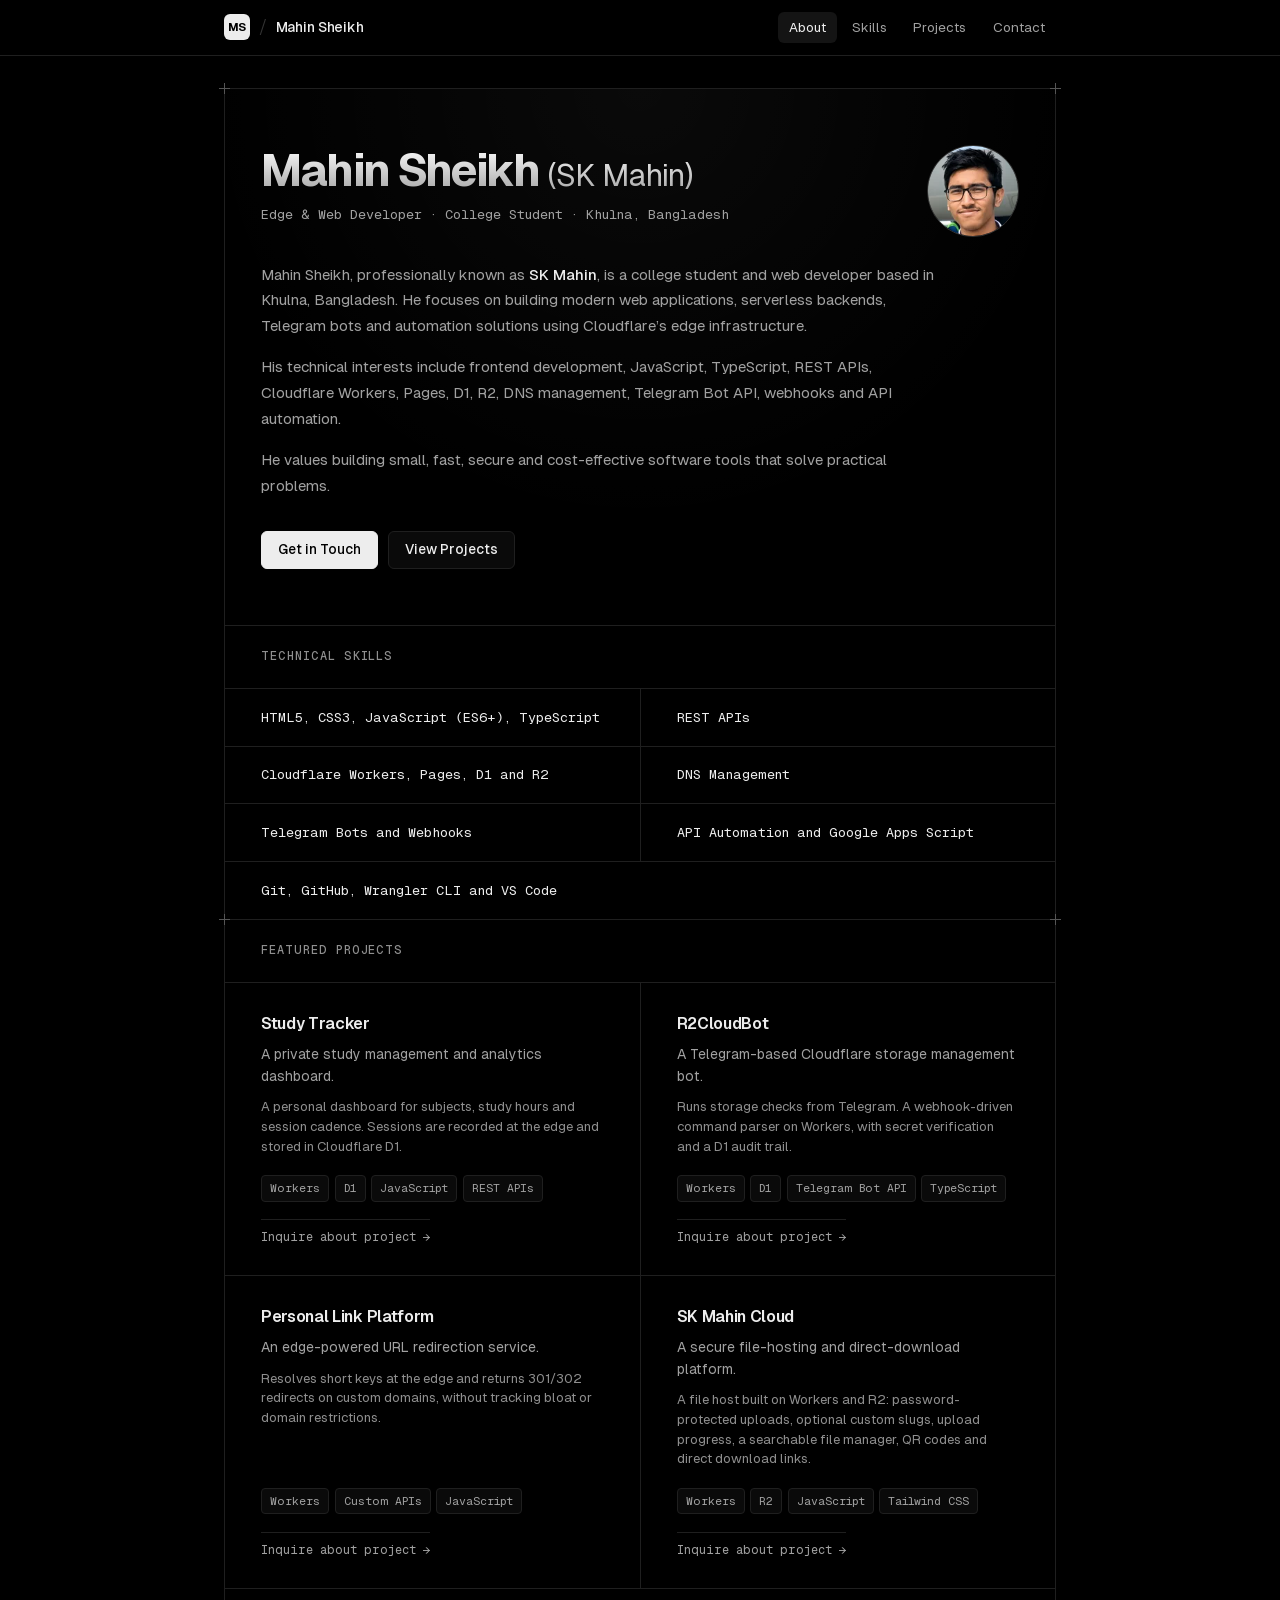
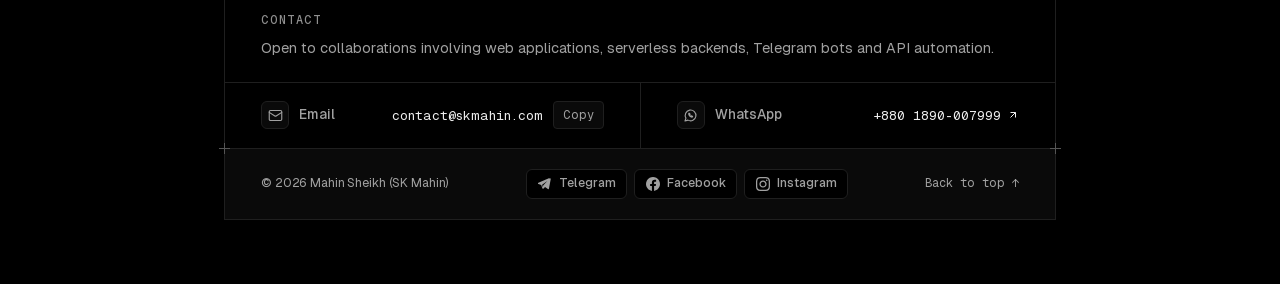
<file: index.html>
<!DOCTYPE html>
<html lang="en">
<head>
  <meta charset="UTF-8" />
  <meta name="viewport" content="width=device-width, initial-scale=1.0" />
  <title>Mahin Sheikh (SK Mahin) — Edge &amp; Web Developer</title>
  <meta name="description" content="Portfolio of Mahin Sheikh (SK Mahin), a web developer in Khulna, Bangladesh. Edge-native web apps, serverless backends and Telegram bots on Cloudflare." />
  <meta name="author" content="Mahin Sheikh (SK Mahin)" />
  <meta name="theme-color" content="#000000" />
  <meta name="color-scheme" content="dark" />
  <link rel="canonical" href="https://skmahin.com/" />

  <!-- Open Graph -->
  <meta property="og:title" content="Mahin Sheikh (SK Mahin) — Edge &amp; Web Developer" />
  <meta property="og:description" content="Edge-native web apps, serverless backends and Telegram bots on Cloudflare." />
  <meta property="og:type" content="website" />
  <meta property="og:url" content="https://skmahin.com/" />
  <meta property="og:site_name" content="Mahin Sheikh (SK Mahin)" />
  <meta property="og:locale" content="en_US" />
  <meta property="og:image" content="https://skmahin.com/og-preview-v3.jpg" />
  <meta property="og:image:type" content="image/jpeg" />
  <meta property="og:image:width" content="1200" />
  <meta property="og:image:height" content="630" />
  <meta property="og:image:alt" content="Mahin Sheikh (SK Mahin): web apps and bots, built at the edge." />

  <!-- Twitter / X -->
  <meta name="twitter:card" content="summary_large_image" />
  <meta name="twitter:title" content="Mahin Sheikh (SK Mahin) — Edge &amp; Web Developer" />
  <meta name="twitter:description" content="Edge-native web apps, serverless backends and Telegram bots on Cloudflare." />
  <meta name="twitter:image" content="https://skmahin.com/og-preview-v3.jpg" />
  <meta name="twitter:image:alt" content="Mahin Sheikh (SK Mahin): web apps and bots, built at the edge." />

  <!-- Fonts: self-hosted Geist (no third-party requests) -->
  <link rel="preload" href="/fonts/Geist-latin.woff2" as="font" type="font/woff2" crossorigin />
  <link rel="preload" href="/fonts/GeistMono-latin.woff2" as="font" type="font/woff2" crossorigin />

  <!-- Icons: MS monogram, same mark as the header logo -->
  <link rel="icon" href="/favicon.ico" sizes="32x32" />
  <link rel="icon" href="/favicon.svg" type="image/svg+xml" />
  <link rel="apple-touch-icon" href="/apple-touch-icon.png" />
  <link rel="manifest" href="/site.webmanifest" />

  <!-- Structured data -->
  <script type="application/ld+json">
  {
    "@context": "https://schema.org",
    "@type": "Person",
    "@id": "https://skmahin.com/#person",
    "name": "Mahin Sheikh",
    "alternateName": "SK Mahin",
    "url": "https://skmahin.com/",
    "image": "https://skmahin.com/og-preview-v3.jpg",
    "jobTitle": "Edge & Web Developer",
    "knowsAbout": ["Cloudflare Workers", "Cloudflare Pages", "Serverless backends", "Telegram bots", "JavaScript", "TypeScript", "API automation"],
    "description": "Web developer in Khulna, Bangladesh building edge-native web apps, serverless backends and Telegram bots on Cloudflare.",
    "address": { "@type": "PostalAddress", "addressLocality": "Khulna", "addressCountry": "BD" },
    "sameAs": [
      "https://t.me/skmahin",
      "https://www.facebook.com/ms.kzs",
      "https://www.instagram.com/skmahin.x/"
    ]
  }
  </script>

  <link rel="stylesheet" href="/styles.css" />
</head>
<body>
  <a class="skip-link" href="#main">Skip to content</a>

  <!-- Sticky Geist Header with MS Logo -->
  <header class="site-header">
    <div class="header-inner">
      <a href="#top" class="brand">
        <span class="ms-logo" aria-hidden="true">MS</span>
        <span class="brand-divider" aria-hidden="true">/</span>
        <span class="brand-name">Mahin Sheikh</span>
      </a>

      <nav class="nav" aria-label="Primary">
        <a href="#about" class="nav-link active">About</a>
        <a href="#skills" class="nav-link">Skills</a>
        <a href="#projects" class="nav-link">Projects</a>
        <a href="#contact" class="nav-link">Contact</a>
      </nav>
    </div>
  </header>

  <!-- Main Structural Frame (Geist Exposed Hairline Grid) -->
  <div class="geist-frame" id="top">
    <main class="geist-container" id="main" tabindex="-1">
      <!-- Hero / About Section -->
      <section class="grid-section hero-section" id="about" aria-labelledby="about-title">
        <span class="crosshair ch-tl" aria-hidden="true"></span>
        <span class="crosshair ch-tr" aria-hidden="true"></span>

        <div class="hero-top">
          <div class="hero-copy">
            <h1 class="hero-title" id="about-title">
              Mahin Sheikh <span class="hero-alias">(SK Mahin)</span>
            </h1>

            <p class="hero-subtitle">
              Edge &amp; Web Developer &middot; College Student &middot; Khulna, Bangladesh
            </p>
          </div>
          <div class="hero-avatar">
            <img
              src="/uploads/profile-260.webp"
              srcset="/uploads/profile-130.webp 130w, /uploads/profile-260.webp 260w, /uploads/profile.webp 400w"
              sizes="92px"
              alt="Portrait of Mahin Sheikh"
              width="92"
              height="92"
              class="avatar-img"
              decoding="async"
            />
          </div>
        </div>

        <div class="prose">
          <p>
            Mahin Sheikh, professionally known as <strong>SK Mahin</strong>, is a college student and web developer based in Khulna, Bangladesh. He focuses on building modern web applications, serverless backends, Telegram bots and automation solutions using Cloudflare’s edge infrastructure.
          </p>
          <p>
            His technical interests include frontend development, JavaScript, TypeScript, REST APIs, Cloudflare Workers, Pages, D1, R2, DNS management, Telegram Bot API, webhooks and API automation.
          </p>
          <p>
            He values building small, fast, secure and cost-effective software tools that solve practical problems.
          </p>
        </div>

        <div class="hero-actions">
          <a href="#contact" class="btn btn-primary">
            <span>Get in Touch</span>
          </a>
          <a href="#projects" class="btn btn-secondary">
            <span>View Projects</span>
          </a>
        </div>
      </section>

      <!-- Technical Skills Section -->
      <section class="grid-section" id="skills" aria-labelledby="skills-title">
        <div class="section-head">
          <h2 class="section-label" id="skills-title">Technical Skills</h2>
        </div>

        <ul class="skills-grid">
          <li class="geist-cell skill-cell">
            <span class="skill-text">HTML5, CSS3, JavaScript (ES6+), TypeScript</span>
          </li>
          <li class="geist-cell skill-cell">
            <span class="skill-text">REST APIs</span>
          </li>
          <li class="geist-cell skill-cell">
            <span class="skill-text">Cloudflare Workers, Pages, D1 and R2</span>
          </li>
          <li class="geist-cell skill-cell">
            <span class="skill-text">DNS Management</span>
          </li>
          <li class="geist-cell skill-cell">
            <span class="skill-text">Telegram Bots and Webhooks</span>
          </li>
          <li class="geist-cell skill-cell">
            <span class="skill-text">API Automation and Google Apps Script</span>
          </li>
          <li class="geist-cell skill-cell skill-cell-wide">
            <span class="skill-text">Git, GitHub, Wrangler CLI and VS Code</span>
          </li>
        </ul>
      </section>

      <!-- Featured Projects Section -->
      <section class="grid-section" id="projects" aria-labelledby="projects-title">
        <span class="crosshair ch-tl" aria-hidden="true"></span>
        <span class="crosshair ch-tr" aria-hidden="true"></span>

        <div class="section-head">
          <h2 class="section-label" id="projects-title">Featured Projects</h2>
        </div>

        <div class="projects-grid">
          <article class="geist-cell project-cell">
            <h3 class="project-name">Study Tracker</h3>
            <p class="project-desc">A private study management and analytics dashboard.</p>
            <p class="project-detail">A personal dashboard for subjects, study hours and session cadence. Sessions are recorded at the edge and stored in Cloudflare D1.</p>
            <ul class="project-tags" aria-label="Study Tracker technologies">
              <li class="project-tag">Workers</li>
              <li class="project-tag">D1</li>
              <li class="project-tag">JavaScript</li>
              <li class="project-tag">REST APIs</li>
            </ul>
            <!--email_off--><a href="mailto:contact@skmahin.com?subject=Question%20about%20Study%20Tracker" class="project-inquire">Inquire about project &rarr;</a><!--/email_off-->
          </article>

          <article class="geist-cell project-cell">
            <h3 class="project-name">R2CloudBot</h3>
            <p class="project-desc">A Telegram-based Cloudflare storage management bot.</p>
            <p class="project-detail">Runs storage checks from Telegram. A webhook-driven command parser on Workers, with secret verification and a D1 audit trail.</p>
            <ul class="project-tags" aria-label="R2CloudBot technologies">
              <li class="project-tag">Workers</li>
              <li class="project-tag">D1</li>
              <li class="project-tag">Telegram Bot API</li>
              <li class="project-tag">TypeScript</li>
            </ul>
            <!--email_off--><a href="mailto:contact@skmahin.com?subject=Question%20about%20R2CloudBot" class="project-inquire">Inquire about project &rarr;</a><!--/email_off-->
          </article>

          <article class="geist-cell project-cell">
            <h3 class="project-name">Personal Link Platform</h3>
            <p class="project-desc">An edge-powered URL redirection service.</p>
            <p class="project-detail">Resolves short keys at the edge and returns 301/302 redirects on custom domains, without tracking bloat or domain restrictions.</p>
            <ul class="project-tags" aria-label="Personal Link Platform technologies">
              <li class="project-tag">Workers</li>
              <li class="project-tag">Custom APIs</li>
              <li class="project-tag">JavaScript</li>
            </ul>
            <!--email_off--><a href="mailto:contact@skmahin.com?subject=Question%20about%20Personal%20Link%20Platform" class="project-inquire">Inquire about project &rarr;</a><!--/email_off-->
          </article>

          <article class="geist-cell project-cell">
            <h3 class="project-name">SK Mahin Cloud</h3>
            <p class="project-desc">A secure file-hosting and direct-download platform.</p>
            <p class="project-detail">A file host built on Workers and R2: password-protected uploads, optional custom slugs, upload progress, a searchable file manager, QR codes and direct download links.</p>
            <ul class="project-tags" aria-label="SK Mahin Cloud technologies">
              <li class="project-tag">Workers</li>
              <li class="project-tag">R2</li>
              <li class="project-tag">JavaScript</li>
              <li class="project-tag">Tailwind CSS</li>
            </ul>
            <!--email_off--><a href="mailto:contact@skmahin.com?subject=Question%20about%20SK%20Mahin%20Cloud" class="project-inquire">Inquire about project &rarr;</a><!--/email_off-->
          </article>
        </div>
      </section>

      <!-- Contact Section -->
      <section class="grid-section" id="contact" aria-labelledby="contact-title">
        <span class="crosshair ch-bl" aria-hidden="true"></span>
        <span class="crosshair ch-br" aria-hidden="true"></span>

        <div class="section-head">
          <h2 class="section-label" id="contact-title">Contact</h2>
          <p class="collab-note">
            Open to collaborations involving web applications, serverless backends, Telegram bots and API automation.
          </p>
        </div>

        <!-- Direct Contact Channels with World-Class Icons -->
        <div class="contact-channels">
          <!-- Email Channel -->
          <div class="geist-cell contact-direct-cell">
            <div class="contact-cell-left">
              <span class="contact-channel-icon" aria-hidden="true">
                <svg width="15" height="15" viewBox="0 0 24 24" fill="none" stroke="currentColor" stroke-width="1.8" stroke-linecap="round" stroke-linejoin="round">
                  <rect width="20" height="16" x="2" y="4" rx="2"/>
                  <path d="m22 7-8.97 5.7a1.94 1.94 0 0 1-2.06 0L2 7"/>
                </svg>
              </span>
              <span class="contact-label">Email</span>
            </div>
            <div class="contact-direct-right">
              <!--email_off--><a href="mailto:contact@skmahin.com" class="contact-value" id="email">
                <span id="email-text">contact@skmahin.com</span>
              </a><!--/email_off-->
              <button type="button" class="copy-btn" id="copy" aria-label="Copy email address">
                <span id="copy-label">Copy</span>
              </button>
              <span class="sr-only" id="copy-status" role="status" aria-live="polite"></span>
            </div>
          </div>

          <!-- WhatsApp Channel -->
          <div class="geist-cell contact-direct-cell">
            <div class="contact-cell-left">
              <span class="contact-channel-icon" aria-hidden="true">
                <svg width="15" height="15" viewBox="0 0 24 24" fill="none" stroke="currentColor" stroke-width="1.8" stroke-linecap="round" stroke-linejoin="round">
                  <path d="M3.2 20.8l1.5-4.6A8.6 8.6 0 1 1 8 19.4l-4.8 1.4z"/>
                  <path d="M9.3 8.4c-.4.9-.2 2 .7 3.3 1 1.5 2.3 2.4 3.6 2.8.8.2 1.5-.3 1.8-1l-1.8-1-.8.8c-.9-.4-1.9-1.3-2.3-2.2l.8-.8-.9-1.9z"/>
                </svg>
              </span>
              <span class="contact-label">WhatsApp</span>
            </div>
            <div class="contact-direct-right">
              <a href="https://wa.me/8801890007999" target="_blank" rel="noopener noreferrer" class="contact-value">
                +880 1890-007999
                <span class="sr-only">(opens in a new tab)</span>
                <svg width="12" height="12" viewBox="0 0 24 24" fill="none" stroke="currentColor" stroke-width="2" aria-hidden="true"><path d="M7 17L17 7"/><path d="M7 7h10v10"/></svg>
              </a>
            </div>
          </div>
        </div>
      </section>
    </main>

    <!-- World-Class Minimalist Footer with Social Icons at Bottom -->
    <footer class="site-footer">
      <div class="footer-inner">
        <div class="footer-left">
          <span class="footer-copy">&copy; <span id="year">2026</span> Mahin Sheikh (SK Mahin)</span>
        </div>

        <nav class="ftr-links" aria-label="Profiles">

          <a href="https://t.me/skmahin" target="_blank" rel="noopener noreferrer" class="ftr-link" title="Telegram (@skmahin)">
            <svg width="14" height="14" viewBox="0 0 24 24" fill="currentColor" aria-hidden="true">
              <path d="M21.5 2.5a1.2 1.2 0 0 0-1.2-.17L2.4 9.9a1.2 1.2 0 0 0 .1 2.25l4.8 1.55 1.8 5.5a1.2 1.2 0 0 0 2.1.35l2.6-2.5 4.8 3.5a1.2 1.2 0 0 0 1.9-.7l3-16a1.2 1.2 0 0 0-1.9-1.35zM8.8 13.1l8.9-6.3-7.2 7.7-.3 3.4-1.4-4.8z"/>
            </svg>
            <span class="ftr-name">Telegram</span>
            <span class="sr-only">(opens in a new tab)</span>
          </a>

          <a href="https://www.facebook.com/ms.kzs" target="_blank" rel="noopener noreferrer" class="ftr-link" title="Facebook (ms.kzs)">
            <svg width="14" height="14" viewBox="0 0 24 24" fill="currentColor" aria-hidden="true">
              <path d="M24 12.073c0-6.627-5.373-12-12-12s-12 5.373-12 12c0 5.99 4.388 10.954 10.125 11.854v-8.385H7.078v-3.47h3.047V9.43c0-3.007 1.792-4.669 4.533-4.669 1.312 0 2.686.235 2.686.235v2.953H15.83c-1.491 0-1.956.925-1.956 1.874v2.25h3.328l-.532 3.47h-2.796v8.385C19.612 23.027 24 18.062 24 12.073z"/>
            </svg>
            <span class="ftr-name">Facebook</span>
            <span class="sr-only">(opens in a new tab)</span>
          </a>

          <a href="https://www.instagram.com/skmahin.x/" target="_blank" rel="noopener noreferrer" class="ftr-link" title="Instagram (@skmahin.x)">
            <svg width="14" height="14" viewBox="0 0 24 24" fill="currentColor" aria-hidden="true">
              <path d="M12 2.163c3.204 0 3.584.012 4.85.07 3.252.148 4.771 1.691 4.919 4.919.058 1.265.069 1.645.069 4.849 0 3.205-.012 3.584-.069 4.849-.149 3.225-1.664 4.771-4.919 4.919-1.266.058-1.644.07-4.85.07-3.204 0-3.584-.012-4.849-.07-3.26-.149-4.771-1.699-4.919-4.92-.058-1.265-.07-1.644-.07-4.849 0-3.204.013-3.583.07-4.849.149-3.227 1.664-4.771 4.919-4.919 1.266-.057 1.645-.069 4.849-.069zm0-2.163c-3.259 0-3.667.014-4.947.072-4.358.2-6.78 2.618-6.98 6.98-.059 1.281-.073 1.689-.073 4.948 0 3.259.014 3.668.072 4.948.2 4.358 2.618 6.78 6.98 6.98 1.281.058 1.689.072 4.948.072 3.259 0 3.668-.014 4.948-.072 4.354-.2 6.782-2.618 6.979-6.98.059-1.28.073-1.689.073-4.948 0-3.259-.014-3.667-.072-4.947-.196-4.354-2.617-6.78-6.979-6.98-1.281-.059-1.69-.073-4.949-.073zm0 5.838c-3.403 0-6.162 2.759-6.162 6.162s2.759 6.163 6.162 6.163 6.162-2.759 6.162-6.163c0-3.403-2.759-6.162-6.162-6.162zm0 10.162c-2.209 0-4-1.79-4-4 0-2.209 1.791-4 4-4s4 1.791 4 4c0 2.21-1.791 4-4 4zm6.406-11.845c-.796 0-1.441.645-1.441 1.44s.645 1.44 1.441 1.44c.795 0 1.439-.645 1.439-1.44s-.644-1.44-1.439-1.44z"/>
            </svg>
            <span class="ftr-name">Instagram</span>
            <span class="sr-only">(opens in a new tab)</span>
          </a>
        </nav>

        <a href="#top" class="ftr-top" aria-label="Back to top">Back to top &uarr;</a>
      </div>
    </footer>
  </div>

  <script src="/app.js"></script>
</body>
</html>
</file>
<file: styles.css>
/* ==========================================================================
   Mahin Sheikh (SK Mahin) — Geist Dark Theme & Structural Grid
   ========================================================================== */

/* Self-hosted Geist (SIL OFL 1.1, see fonts/OFL-LICENSE.txt). Latin subset, variable weight. */
@font-face {
  font-family: 'Geist';
  src: url('/fonts/Geist-latin.woff2') format('woff2');
  font-weight: 100 900;
  font-style: normal;
  font-display: swap;
}

@font-face {
  font-family: 'Geist Mono';
  src: url('/fonts/GeistMono-latin.woff2') format('woff2');
  font-weight: 100 900;
  font-style: normal;
  font-display: swap;
}

:root {
  color-scheme: dark;

  --bg-100: #000000;
  --bg-200: #0A0A0A;
  --bg-hover: #111111;

  --border: #1F1F1F;
  --border-strong: #333333;
  --border-input: #6B6B6B; /* >= 3:1 against #000 and #0A0A0A (WCAG 1.4.11) */
  --border-input-hover: #8F8F8F;

  --gray-1000: #EDEDED;
  --gray-900: #A1A1A1;
  --gray-700: #8F8F8F; /* AA on #000 and #0A0A0A (was #666, ~3.5:1) */

  --ok: #00E599;
  --error: #FF4D4F;

  --font-sans: 'Geist', -apple-system, BlinkMacSystemFont, 'Segoe UI', Roboto, sans-serif;
  --font-mono: 'Geist Mono', ui-monospace, SFMono-Regular, Menlo, monospace;

  --max-width: 880px;
}

*,
*::before,
*::after {
  box-sizing: border-box;
  margin: 0;
  padding: 0;
}

html {
  scroll-padding-top: 64px;
  background-color: var(--bg-100);
  color: var(--gray-1000);
  font-family: var(--font-sans);
  font-size: 16px;
  line-height: 1.6;
  -webkit-font-smoothing: antialiased;
  -moz-osx-font-smoothing: grayscale;
}

@media (prefers-reduced-motion: no-preference) {
  html {
    scroll-behavior: smooth;
  }
}

body {
  min-height: 100vh;
  min-height: 100dvh;
  background-color: var(--bg-100);
  color: var(--gray-1000);
}

::selection {
  background: rgba(255, 255, 255, 0.2);
  color: #FFFFFF;
}

a {
  color: inherit;
  text-decoration: none;
  transition: color 0.15s ease, background-color 0.15s ease, border-color 0.15s ease;
}

button,
input,
textarea {
  font-family: inherit;
  color: inherit;
}

.sr-only {
  position: absolute;
  width: 1px;
  height: 1px;
  padding: 0;
  margin: -1px;
  overflow: hidden;
  clip: rect(0, 0, 0, 0);
  white-space: nowrap;
  border: 0;
}

.skip-link {
  position: absolute;
  top: 0.5rem;
  left: 0.5rem;
  z-index: 200;
  padding: 0.5rem 0.85rem;
  border-radius: 6px;
  background: #EDEDED;
  color: #000000;
  font-size: 0.85rem;
  font-weight: 500;
  transform: translateY(-200%);
}

.skip-link:focus {
  transform: none;
}

:focus-visible {
  outline: 2px solid var(--gray-1000);
  outline-offset: 2px;
}

.field input:focus-visible,
.field textarea:focus-visible {
  outline: 2px solid transparent;
}

ul {
  list-style: none;
}

/* ==========================================================================
   STICKY HEADER & MS LOGO
   ========================================================================== */

.site-header {
  position: sticky;
  top: 0;
  z-index: 100;
  height: 56px;
  background: rgba(0, 0, 0, 0.78);
  backdrop-filter: saturate(180%) blur(14px);
  -webkit-backdrop-filter: saturate(180%) blur(14px);
  border-bottom: 1px solid var(--border);
}

.header-inner {
  max-width: var(--max-width);
  height: 100%;
  margin: 0 auto;
  padding: 0 1.5rem;
  display: flex;
  align-items: center;
  justify-content: space-between;
}

.brand {
  display: inline-flex;
  align-items: center;
  flex-shrink: 0;
  white-space: nowrap;
  gap: 0.55rem;
  font-size: 0.875rem;
  font-weight: 500;
  color: var(--gray-1000);
}

.ms-logo {
  display: inline-flex;
  align-items: center;
  justify-content: center;
  width: 26px;
  height: 26px;
  flex-shrink: 0;
  border-radius: 6px;
  background: #EDEDED;
  color: #000000;
  font-family: var(--font-sans);
  font-size: 0.72rem;
  font-weight: 700;
  letter-spacing: -0.04em;
  user-select: none;
}

.brand-divider {
  color: #333333;
  font-weight: 300;
  font-size: 1.1rem;
  user-select: none;
}

.brand-name {
  font-size: 0.875rem;
  font-weight: 500;
  letter-spacing: -0.01em;
}

.nav {
  display: flex;
  align-items: center;
  gap: 0.25rem;
}

.nav-link {
  font-size: 0.84rem;
  color: var(--gray-900);
  padding: 0.32rem 0.7rem;
  border-radius: 6px;
  transition: color 0.15s ease, background-color 0.15s ease;
}

.nav-link:hover {
  color: var(--gray-1000);
  background: rgba(255, 255, 255, 0.05);
}

.nav-link.active,
.nav-link[aria-current] {
  color: var(--gray-1000);
  background: rgba(255, 255, 255, 0.08);
}

/* ==========================================================================
   EXPOSED HAIRLINE GRID FRAME
   ========================================================================== */

.geist-frame {
  max-width: var(--max-width);
  margin: 0 auto;
  padding: 2rem 1.5rem 4rem;
}

.geist-container {
  border-left: 1px solid var(--border);
  border-right: 1px solid var(--border);
  border-top: 1px solid var(--border);
  background: var(--bg-100);
}

.grid-section {
  position: relative;
  border-bottom: 1px solid var(--border);
}

/* Corner Crosshairs (+) */
.crosshair {
  position: absolute;
  width: 11px;
  height: 11px;
  pointer-events: none;
  z-index: 10;
}

.crosshair::before,
.crosshair::after {
  content: '';
  position: absolute;
  background-color: #555555;
}

.crosshair::before {
  top: 5px;
  left: 0;
  width: 11px;
  height: 1px;
}

.crosshair::after {
  top: 0;
  left: 5px;
  width: 1px;
  height: 11px;
}

.ch-tl { top: -6px; left: -6px; }
.ch-tr { top: -6px; right: -6px; }
.ch-bl { bottom: -6px; left: -6px; }
.ch-br { bottom: -6px; right: -6px; }

/* ==========================================================================
   HERO / ABOUT SECTION
   ========================================================================== */

.hero-section {
  padding: 3.5rem 2.25rem;
  background: radial-gradient(circle at 50% 0%, rgba(255, 255, 255, 0.04) 0%, transparent 65%);
}

.hero-top {
  display: flex;
  align-items: flex-start;
  justify-content: space-between;
  gap: 1.5rem;
  margin-bottom: 0.5rem;
}

.hero-copy {
  flex: 1;
}

.hero-avatar {
  flex-shrink: 0;
  width: 92px;
  height: 92px;
  border-radius: 50%;
  border: 1px solid var(--border-strong);
  overflow: hidden;
  background: var(--bg-200);
}

.avatar-img {
  width: 100%;
  height: 100%;
  object-fit: cover;
  display: block;
}

.hero-title {
  font-size: clamp(2rem, 4.5vw, 2.85rem);
  font-weight: 700;
  letter-spacing: -0.04em;
  line-height: 1.12;
  color: #EDEDED;
  background: linear-gradient(180deg, #FFFFFF 0%, #A1A1A1 100%);
  -webkit-background-clip: text;
  background-clip: text;
  -webkit-text-fill-color: transparent;
  margin-bottom: 0.5rem;
}

.hero-alias {
  white-space: nowrap;
  font-weight: 400;
  font-size: 0.68em;
  letter-spacing: -0.02em;
}

.hero-subtitle {
  font-family: var(--font-mono);
  font-size: 0.84rem;
  color: var(--gray-900);
  margin-bottom: 1.75rem;
}

.prose {
  display: flex;
  flex-direction: column;
  gap: 0.95rem;
  color: var(--gray-900);
  font-size: 0.95rem;
  line-height: 1.7;
  max-width: 68ch;
}

.prose strong {
  color: var(--gray-1000);
  font-weight: 500;
}

.hero-actions {
  margin-top: 2rem;
  display: flex;
  flex-wrap: wrap;
  gap: 0.65rem;
}

/* Geist Buttons */
.btn {
  display: inline-flex;
  align-items: center;
  justify-content: center;
  gap: 0.45rem;
  height: 38px;
  padding: 0 1rem;
  border-radius: 6px;
  font-size: 0.85rem;
  font-weight: 500;
  border: 1px solid transparent;
  cursor: pointer;
  transition: all 0.15s ease;
}

.btn-primary {
  background: #EDEDED;
  color: #000000;
  border-color: #EDEDED;
}

.btn-primary:hover {
  background: #CCCCCC;
  border-color: #CCCCCC;
}

.btn-secondary {
  background: var(--bg-200);
  color: var(--gray-1000);
  border-color: var(--border);
}

.btn-secondary:hover {
  background: var(--bg-hover);
  border-color: var(--border-strong);
}

.btn:disabled {
  opacity: 0.5;
  cursor: not-allowed;
}

/* ==========================================================================
   SECTION HEADERS & CONTIGUOUS GEIST CELLS
   ========================================================================== */

.section-head {
  padding: 1.35rem 2.25rem;
  border-bottom: 1px solid var(--border);
  background: var(--bg-100);
}

.section-label {
  font-family: var(--font-mono);
  font-size: 0.75rem;
  text-transform: uppercase;
  letter-spacing: 0.08em;
  color: var(--gray-700);
  font-weight: 500;
}

.collab-note {
  margin-top: 0.45rem;
  font-size: 0.9rem;
  color: var(--gray-900);
}

/* Contiguous Hairline Cell System */
.geist-cell {
  position: relative;
  background: var(--bg-100);
  transition: background-color 0.18s ease;
  overflow: hidden;
}

.geist-cell::before {
  content: '';
  position: absolute;
  inset: 0;
  background: radial-gradient(
    360px circle at var(--mouse-x, 50%) var(--mouse-y, 50%),
    rgba(255, 255, 255, 0.045),
    transparent 60%
  );
  opacity: 0;
  transition: opacity 0.2s ease;
  pointer-events: none;
}

@media (hover: hover) {
  .geist-cell:hover {
    background: var(--bg-200);
  }

  .geist-cell:hover::before {
    opacity: 1;
  }
}

/* ==========================================================================
   TECHNICAL SKILLS GRID
   ========================================================================== */

.skills-grid {
  display: grid;
  grid-template-columns: repeat(2, 1fr);
  gap: 1px;
  background: var(--border);
}

.skill-cell {
  padding: 1.1rem 2.25rem;
  display: flex;
  align-items: center;
}

.skill-cell-wide {
  grid-column: span 2;
}

.skill-text {
  font-family: var(--font-mono);
  font-size: 0.84rem;
  color: var(--gray-1000);
}

/* ==========================================================================
   FEATURED PROJECTS GRID
   ========================================================================== */

.projects-grid {
  display: grid;
  grid-template-columns: repeat(2, 1fr);
  gap: 1px;
  background: var(--border);
}

.project-cell {
  padding: 1.75rem 2.25rem;
  display: flex;
  flex-direction: column;
  gap: 0.45rem;
}

.project-name {
  font-size: 1rem;
  font-weight: 600;
  letter-spacing: -0.02em;
  color: var(--gray-1000);
}

.project-desc {
  font-size: 0.88rem;
  color: var(--gray-900);
  line-height: 1.55;
}

.project-detail {
  font-size: 0.82rem;
  color: var(--gray-700);
  line-height: 1.5;
  margin-top: 0.15rem;
}

.project-tags {
  display: flex;
  flex-wrap: wrap;
  gap: 0.35rem;
  margin-top: auto;
  padding-top: 0.75rem;
}

.project-tag {
  font-family: var(--font-mono);
  font-size: 0.72rem;
  padding: 0.18rem 0.5rem;
  border-radius: 4px;
  background: var(--bg-200);
  border: 1px solid var(--border);
  color: var(--gray-900);
}

.project-inquire {
  display: inline-flex;
  align-items: center;
  gap: 0.35rem;
  font-family: var(--font-mono);
  font-size: 0.75rem;
  color: var(--gray-900);
  margin-top: 0.65rem;
  padding-top: 0.5rem;
  border-top: 1px solid var(--border);
  width: fit-content;
}

.project-inquire:hover {
  color: #FFFFFF;
}

/* ==========================================================================
   CONTACT CHANNELS
   ========================================================================== */

.contact-channels {
  display: grid;
  grid-template-columns: repeat(2, 1fr);
  gap: 1px;
  background: var(--border);
}

.contact-direct-cell {
  padding: 1.15rem 2.25rem;
  display: flex;
  align-items: center;
  justify-content: space-between;
  gap: 1rem;
}

.contact-cell-left {
  display: inline-flex;
  align-items: center;
  gap: 0.65rem;
}

.contact-channel-icon {
  display: inline-flex;
  align-items: center;
  justify-content: center;
  width: 28px;
  height: 28px;
  border-radius: 6px;
  background: var(--bg-200);
  border: 1px solid var(--border);
  color: var(--gray-900);
  transition: all 0.15s ease;
  flex-shrink: 0;
}

.contact-direct-cell:hover .contact-channel-icon {
  color: var(--gray-1000);
  border-color: var(--border-strong);
  background: var(--bg-hover);
}

.contact-label {
  font-size: 0.85rem;
  font-weight: 500;
  color: var(--gray-900);
}

.contact-direct-right {
  display: inline-flex;
  flex-wrap: wrap;
  align-items: center;
  min-width: 0;
  gap: 0.6rem;
}

.contact-value {
  display: inline-flex;
  align-items: center;
  gap: 0.35rem;
  font-family: var(--font-mono);
  font-size: 0.82rem;
  color: var(--gray-1000);
  white-space: nowrap;
  min-height: 28px;
  padding-block: 0.2rem;
}

.contact-value:hover {
  color: #FFFFFF;
  text-decoration: underline;
  text-underline-offset: 0.25em;
}

.copy-btn {
  background: var(--bg-200);
  border: 1px solid var(--border);
  color: var(--gray-900);
  font-family: var(--font-mono);
  font-size: 0.75rem;
  min-height: 28px;
  padding: 0.2rem 0.55rem;
  border-radius: 4px;
  cursor: pointer;
  transition: all 0.15s ease;
}

.copy-btn:hover {
  color: var(--gray-1000);
  border-color: var(--border-strong);
  background: var(--bg-hover);
}

/* ==========================================================================
   CONTACT FORM (GEIST DARK STYLING)
   ========================================================================== */

.form-card {
  padding: 2rem 2.25rem;
  background: var(--bg-100);
}

/* Without JS, the form cannot submit (CSP form-action: none), so keep hidden until JS initializes */
.contact-form {
  display: none;
  gap: 0.85rem;
}

.js-ready .contact-form {
  display: grid;
}

/* Fallback text shows until app.js runs (covers JS disabled AND JS blocked/failed). */
.js-ready .form-noscript {
  display: none;
}

.contact-form[hidden] {
  display: none !important;
}

.hp {
  position: absolute;
  left: -9999px;
  width: 1px;
  height: 1px;
  overflow: hidden;
  opacity: 0;
  pointer-events: none;
}

.field-row {
  display: grid;
  grid-template-columns: repeat(2, minmax(0, 1fr));
  gap: 1rem;
}

.field {
  display: flex;
  flex-direction: column;
  gap: 0.4rem;
}

.field label {
  font-family: var(--font-mono);
  font-size: 0.78rem;
  color: var(--gray-900);
}

.field input,
.field textarea {
  width: 100%;
  background: var(--bg-200);
  border: 1px solid var(--border-input);
  border-radius: 6px;
  padding: 0.68rem 0.85rem;
  font-size: 0.9rem;
  line-height: 1.45;
  color: var(--gray-1000);
  transition: border-color 0.15s ease, box-shadow 0.15s ease, background-color 0.15s ease;
}

.field textarea {
  resize: vertical;
  min-height: 130px;
}

.field input::placeholder,
.field textarea::placeholder {
  color: var(--gray-700);
}

.field input:-webkit-autofill,
.field input:-webkit-autofill:focus,
.field textarea:-webkit-autofill,
.field textarea:-webkit-autofill:focus {
  -webkit-text-fill-color: var(--gray-1000);
  caret-color: var(--gray-1000);
  -webkit-box-shadow: 0 0 0 1000px var(--bg-200) inset;
  transition: background-color 9999s ease-in-out 0s;
}

.field input:hover,
.field textarea:hover {
  border-color: var(--border-input-hover);
}

.field input:focus,
.field textarea:focus {
  outline: 2px solid transparent; /* shows in forced-colors mode, where box-shadow is dropped */
  outline-offset: 2px;
  border-color: #EDEDED;
  box-shadow: 0 0 0 3px rgba(255, 255, 255, 0.08);
  background: var(--bg-100);
}

.field [aria-invalid="true"] {
  border-color: var(--error);
}

.err {
  min-height: 1.15em;
  font-size: 0.78rem;
  color: var(--error);
}

.ts-box {
  margin-top: 0.25rem;
  max-width: 100%;
}

.ts-box:empty {
  display: none;
}

.form-actions {
  display: flex;
  flex-wrap: wrap;
  align-items: center;
  gap: 1rem;
  margin-top: 0.25rem;
}

.btn-submit {
  height: 40px;
  padding: 0 1.25rem;
}

.form-status {
  font-size: 0.84rem;
  color: var(--gray-900);
}

.form-status.error {
  color: var(--error);
}

.form-noscript {
  color: var(--gray-900);
  font-size: 0.88rem;
  margin-bottom: 1rem;
}

.form-noscript a {
  color: var(--gray-1000);
  text-decoration: underline;
}

.form-done {
  display: flex;
  flex-direction: column;
  align-items: flex-start;
  gap: 0.65rem;
  padding: 1rem 0;
}

.form-done[hidden] {
  display: none !important;
}

.done-mark {
  display: inline-flex;
  align-items: center;
  justify-content: center;
  width: 44px;
  height: 44px;
  border-radius: 50%;
  background: rgba(0, 229, 153, 0.12);
  border: 1px solid rgba(0, 229, 153, 0.3);
  color: var(--ok);
}

.form-title {
  font-size: 1.25rem;
  font-weight: 600;
  letter-spacing: -0.02em;
  color: var(--gray-1000);
}

.form-sub {
  font-size: 0.9rem;
  color: var(--gray-900);
}

.again {
  margin-top: 0.35rem;
}

/* ==========================================================================
   FOOTER & WORLD-CLASS SOCIAL DOCK
   ========================================================================== */

.site-footer {
  border-left: 1px solid var(--border);
  border-right: 1px solid var(--border);
  border-bottom: 1px solid var(--border);
  padding: 1.25rem 2.25rem;
  background: var(--bg-200);
  font-size: 0.8rem;
  color: var(--gray-700);
}

.footer-inner {
  display: flex;
  align-items: center;
  justify-content: space-between;
  gap: 1.25rem;
}

.footer-left {
  display: flex;
  align-items: center;
}

.footer-copy {
  color: var(--gray-900);
  font-size: 0.78rem;
  letter-spacing: -0.01em;
}

.ftr-links {
  display: flex;
  flex-wrap: wrap;
  align-items: center;
  gap: 0.45rem;
}

.ftr-link {
  display: inline-flex;
  align-items: center;
  gap: 0.45rem;
  height: 30px;
  padding: 0 0.65rem;
  border-radius: 6px;
  font-size: 0.76rem;
  font-weight: 500;
  color: var(--gray-900);
  background: var(--bg-100);
  border: 1px solid var(--border);
  transition: all 0.15s ease;
}

.ftr-link svg {
  flex-shrink: 0;
  color: var(--gray-900);
  transition: color 0.15s ease;
}

.ftr-link:hover {
  color: #FFFFFF;
  background: var(--bg-hover);
  border-color: var(--border-strong);
}

.ftr-link:hover svg {
  color: #FFFFFF;
}

.ftr-top {
  font-family: var(--font-mono);
  font-size: 0.75rem;
  color: var(--gray-900);
  transition: color 0.15s ease;
  white-space: nowrap;
  display: inline-flex;
  align-items: center;
  min-height: 28px;
}

.ftr-top:hover {
  color: #FFFFFF;
}

/* ==========================================================================
   404 PAGE (kept in CSS so no inline styles are needed)
   ========================================================================== */

.btn-sm {
  height: 32px;
  font-size: 0.8rem;
}

.error-hero {
  min-height: 55vh;
  display: flex;
  flex-direction: column;
  justify-content: center;
  align-items: flex-start;
}

.error-code {
  font-family: var(--font-mono);
  font-size: 0.82rem;
  color: var(--gray-700);
  margin-bottom: 0.5rem;
}

.error-title {
  font-size: clamp(3rem, 8vw, 5rem);
  margin-bottom: 0.75rem;
}

.error-text {
  margin-bottom: 2rem;
}

/* ==========================================================================
   RESPONSIVE BREAKPOINTS
   ========================================================================== */

/* Two contact cells need ~400px each; stack them below ~860px. */
@media (max-width: 860px) {
  .contact-channels {
    grid-template-columns: 1fr;
  }
}

/* Touch devices: bigger tap targets, and 16px inputs so iOS Safari doesn't zoom on focus. */
@media (pointer: coarse) {
  .nav-link {
    display: inline-flex;
    align-items: center;
    min-height: 44px;
  }

  .copy-btn {
    min-height: 44px;
    padding: 0.2rem 0.8rem;
  }

  .contact-value {
    min-height: 44px;
  }

  .btn,
  .btn-submit {
    min-height: 44px;
  }

  .brand {
    min-height: 44px;
  }

  .ftr-link {
    height: 44px;
  }

  .ftr-top {
    min-height: 44px;
  }
}

@media (pointer: coarse), (max-width: 680px) {
  .field input,
  .field textarea {
    font-size: 16px;
  }
}

/* Small phones: logo-only brand and a compact nav so the header never overflows. */
@media (max-width: 520px) {
  .header-inner {
    padding: 0 1rem;
  }

  .brand-divider {
    display: none;
  }

  .brand-name {
    position: absolute;
    width: 1px;
    height: 1px;
    margin: -1px;
    overflow: hidden;
    clip: rect(0, 0, 0, 0);
    white-space: nowrap;
  }

  .nav {
    gap: 0;
  }

  .nav-link {
    font-size: 0.82rem;
    padding: 0.32rem 0.5rem;
  }
}

@media (forced-colors: active) {
  .hero-title {
    background: none;
    -webkit-text-fill-color: currentColor;
    color: CanvasText;
  }
}

@media (max-width: 680px) {
  .geist-frame {
    padding: 1rem 0.75rem 2.5rem;
  }

  .hero-section,
  .section-head,
  .skill-cell,
  .project-cell,
  .contact-direct-cell,
  .form-card,
  .site-footer {
    padding-left: 1.25rem;
    padding-right: 1.25rem;
  }

  .hero-top {
    flex-direction: column-reverse;
    align-items: flex-start;
    gap: 1.25rem;
  }

  .skills-grid,
  .projects-grid,
  .contact-channels,
  .field-row {
    grid-template-columns: 1fr;
  }

  .skill-cell-wide {
    grid-column: span 1;
  }

  /* Mobile: one row per channel -> [icon] [address] (label kept for screen readers only) */
  .contact-direct-cell {
    flex-direction: row;
    align-items: center;
    justify-content: flex-start;
    gap: 0.75rem;
  }

  .contact-label {
    position: absolute;
    width: 1px;
    height: 1px;
    margin: -1px;
    overflow: hidden;
    clip: rect(0, 0, 0, 0);
    white-space: nowrap;
  }

  .contact-direct-right {
    flex: 1;
    min-width: 0;
    flex-wrap: wrap;
    gap: 0.5rem;
  }

  .contact-value {
    overflow-wrap: anywhere;
  }

  /* Mobile: icon-only profile links (names kept for screen readers) */
  .ftr-link {
    width: 44px;
    height: 44px;
    padding: 0;
    justify-content: center;
  }

  .ftr-link svg {
    width: 18px;
    height: 18px;
  }

  .ftr-name {
    position: absolute;
    width: 1px;
    height: 1px;
    margin: -1px;
    overflow: hidden;
    clip: rect(0, 0, 0, 0);
    white-space: nowrap;
  }

  .footer-inner {
    flex-direction: column;
    align-items: flex-start;
    gap: 1rem;
  }

  .ftr-links {
    flex-wrap: wrap;
    width: 100%;
  }

  .ftr-top {
    margin-top: 0.25rem;
  }
}

/* Skip-link target gets focus programmatically; no ring needed on the whole page body. */
main:focus {
  outline: none;
}

/* ==========================================================================
   PRINT: dark UI -> plain black on white, hide interactive chrome
   ========================================================================== */

@media print {
  :root {
    color-scheme: light;
  }

  *,
  *::before,
  *::after {
    background: transparent !important;
    color: #000 !important;
    box-shadow: none !important;
    text-shadow: none !important;
    -webkit-text-fill-color: #000 !important;
    backdrop-filter: none !important;
    -webkit-backdrop-filter: none !important;
    transition: none !important;
  }

  .site-header {
    position: static;
  }

  .skip-link,
  .nav,
  .hero-actions,
  .copy-btn,
  .ftr-top,
  .form-card,
  .ftr-links .sr-only,
  .crosshair {
    display: none !important;
  }

  .geist-container,
  .grid-section,
  .section-head,
  .skills-grid,
  .projects-grid,
  .contact-channels,
  .site-footer,
  .site-header,
  .geist-cell {
    border-color: #999 !important;
  }

  .skills-grid,
  .projects-grid,
  .contact-channels {
    gap: 0;
  }

  .geist-cell,
  .project-cell,
  .skill-cell {
    break-inside: avoid;
  }

  .contact-value[href^="http"]::after {
    content: " (" attr(href) ")";
    font-size: 0.7rem;
  }
}
</file>
